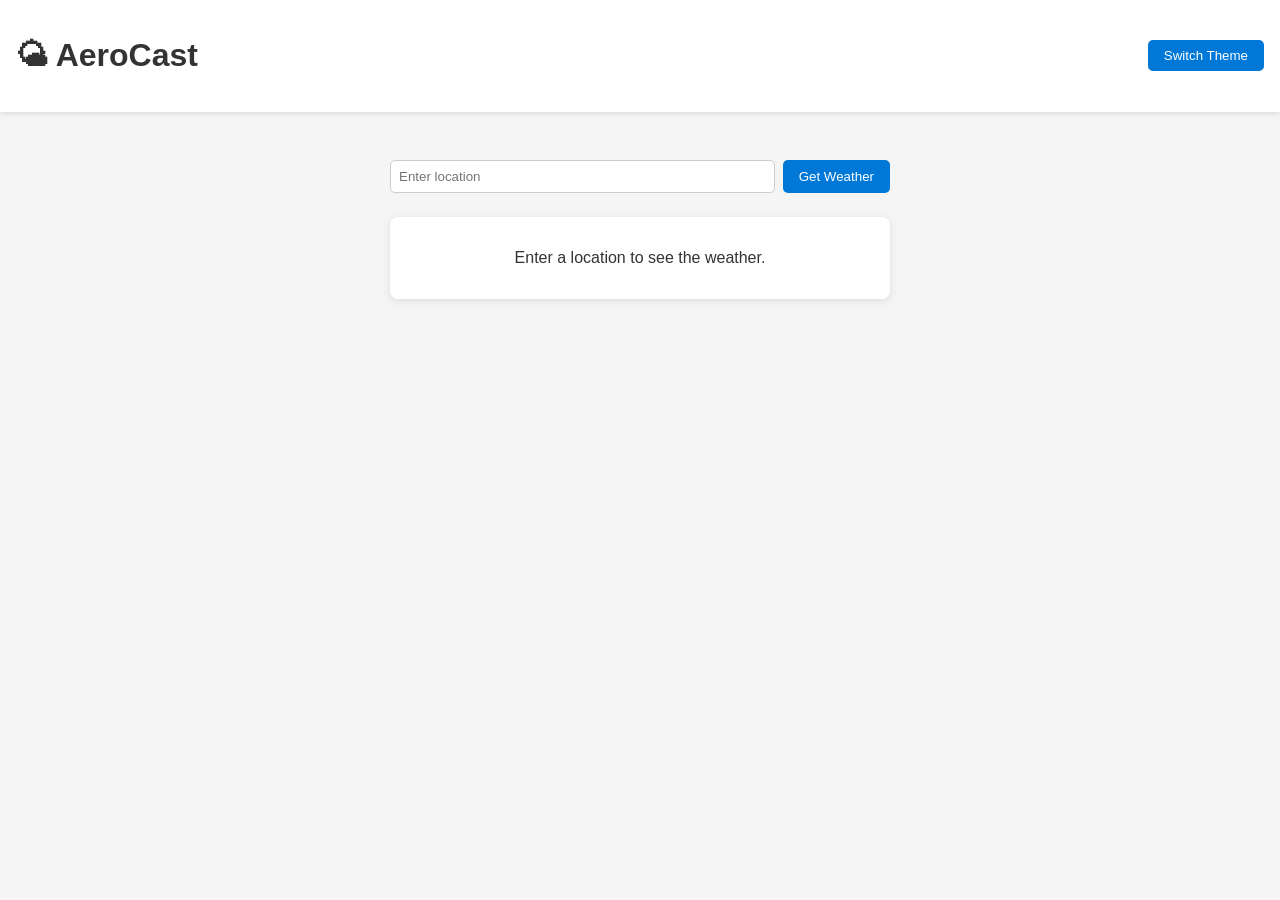
<file: aerocast/index.html>
<!DOCTYPE html>
<html lang="en">
<head>
    <meta charset="UTF-8">
    <meta name="viewport" content="width=device-width, initial-scale=1.0">
    <title>Weather App</title>
    <link rel="stylesheet" href="style.css">
    <link rel="shortcut icon" href="favicon.ico" type="image/x-icon">
</head>
<body>
    <div class="app">
        <header>
            <h1>🌤 AeroCast</h1>
            <button id="theme-toggle">Switch Theme</button>
        </header>

        <main>
            <form id="weather-form">
                <input type="text" id="location-input" placeholder="Enter location" required>
                <button type="submit">Get Weather</button>
            </form>

            <div id="weather-result" class="card">
                <p>Enter a location to see the weather.</p>
            </div>
        </main>
    </div>





    <g xmlns="http://www.w3.org/2000/svg"><circle cx="50" cy="50" r="17.8"></circle><path d="M50,78.9c16,0,28.9-13,28.9-28.9c0-8.9-4-17.1-10.9-22.6l-5.3,6.7c4.9,3.9,7.7,9.7,7.7,15.9c0,11.2-9.1,20.4-20.4,20.4   c-11.2,0-20.4-9.1-20.4-20.4S38.8,29.6,50,29.6c0.9,0,1.8,0.1,2.7,0.2l1.1-8.5c-1.3-0.2-2.6-0.3-3.9-0.3c-16,0-28.9,13-28.9,28.9   C21.1,66,34,78.9,50,78.9z"></path><path d="M50,82.1c-7.3,0-14.1-2.4-19.8-6.9l-5.3,6.7c7.2,5.7,15.9,8.7,25.1,8.7c15.2,0,29-8.4,36-21.8l-7.5-3.9   C72.9,75.5,62,82.1,50,82.1z"></path><path d="M46.4,18.1c1.2-0.1,2.4-0.2,3.6-0.2c17.7,0,32.1,14.4,32.1,32.1h8.5C90.6,27.6,72.4,9.4,50,9.4c-1.5,0-3,0.1-4.5,0.2   C24.9,11.9,9.4,29.3,9.4,50c0,4.4,0.7,8.7,2.1,12.8l8.1-2.7c-1.1-3.3-1.6-6.7-1.6-10.2C17.9,33.6,30.2,19.9,46.4,18.1z"></path></g>

    <script src="script.js"></script>
</body>
</html>
</file>
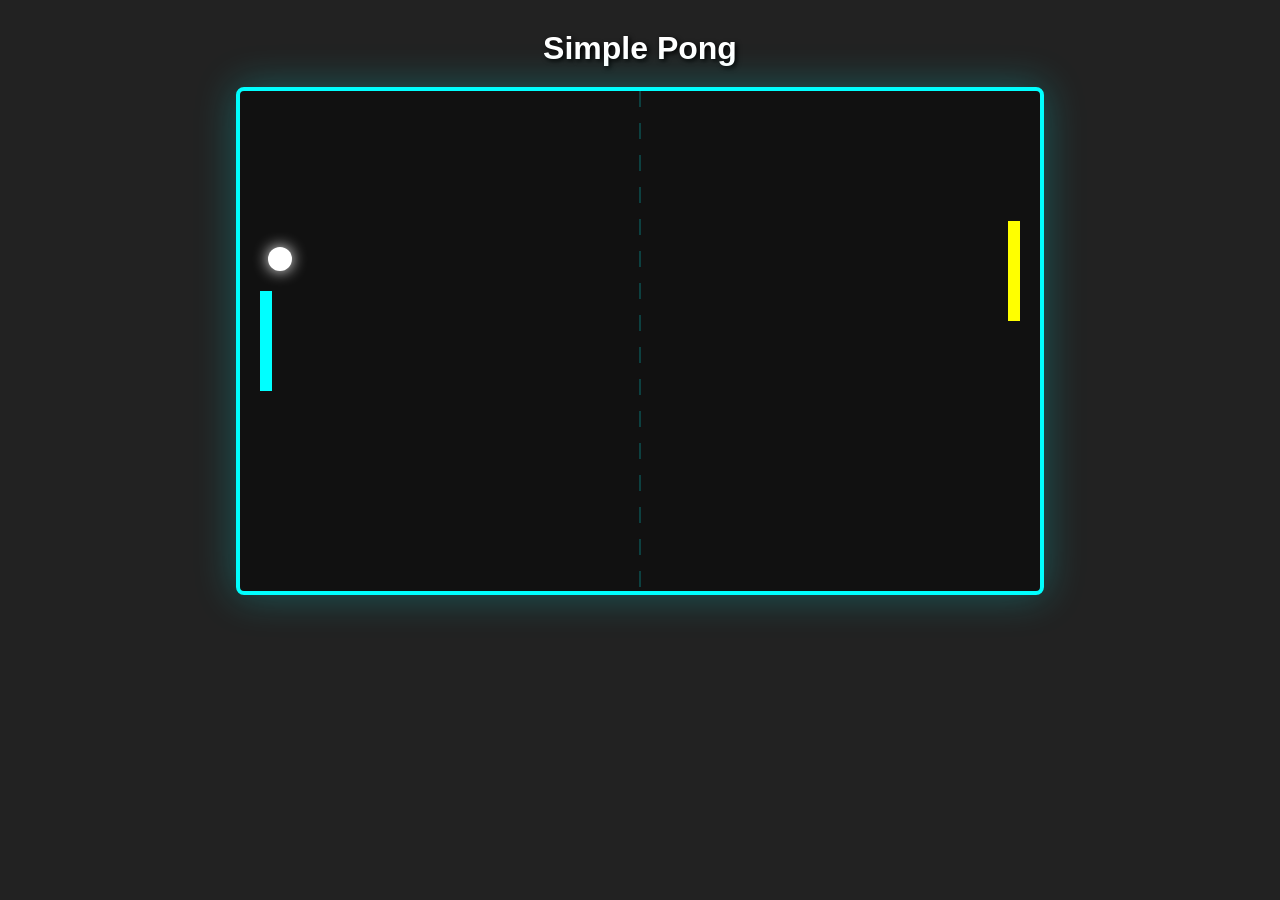
<file: ping-pong-game/index.html>
<!DOCTYPE html>
<html lang="en">
<head>
    <meta charset="UTF-8">
    <title>Pong Game</title>
    <link rel="stylesheet" href="style.css">
</head>
<body>
    <h1>Simple Pong</h1>
    <canvas id="pongCanvas" width="800" height="500"></canvas>
    <script src="game.js"></script>
</body>
</html>
</file>
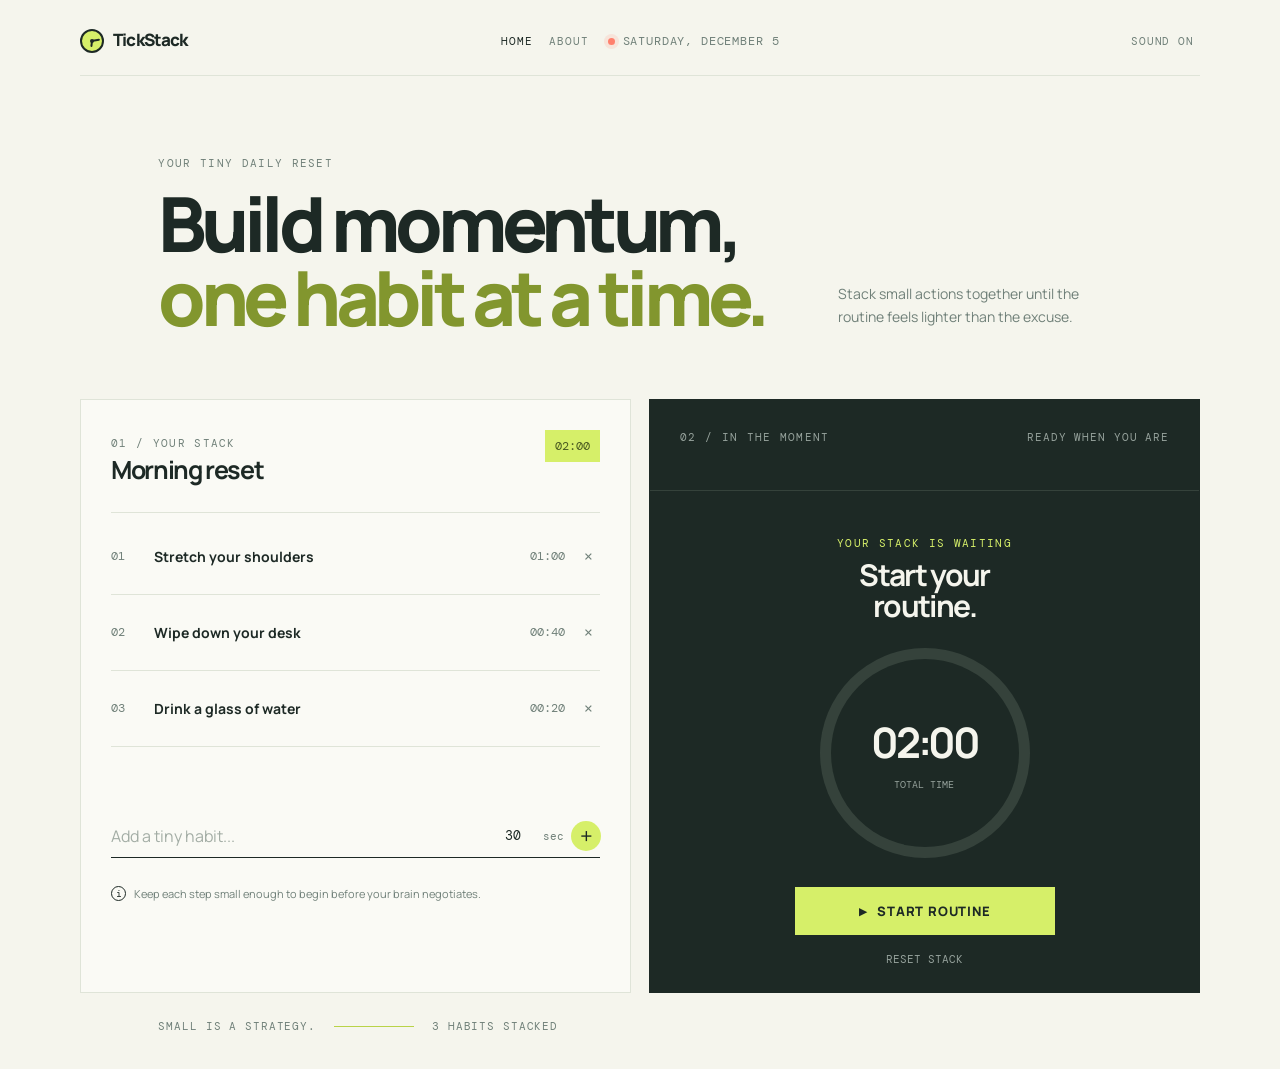
<file: tickstack/index.html>
<!doctype html>
<html lang="en">
<head>
  <meta charset="UTF-8">
  <meta name="viewport" content="width=device-width, initial-scale=1.0">
  <title>TickStack | Habit Stack Timer</title>
  <link rel="icon" type="image/svg+xml" href="favicon.svg">
  <link rel="preconnect" href="https://fonts.googleapis.com">
  <link rel="preconnect" href="https://fonts.gstatic.com" crossorigin>
  <link href="https://fonts.googleapis.com/css2?family=DM+Mono:wght@400;500&family=Manrope:wght@400;500;600;700;800&display=swap" rel="stylesheet">
  <link rel="stylesheet" href="styles.css">
</head>
<body>
  <main class="app-shell">
    <header class="topbar">
      <a class="brand" href="index.html" aria-label="TickStack home"><span class="brand-mark" title="India Standard Time" aria-label="India Standard Time" role="img"><span class="clock-hand clock-hand-hour" id="clockHourHand"></span><span class="clock-hand clock-hand-minute" id="clockMinuteHand"></span></span> TickStack</a>
      <nav class="main-nav" aria-label="Main navigation">
        <a href="index.html" class="nav-link active">Home</a>
        <a href="about.html" class="nav-link">About</a>
      </nav>
      <div class="topbar-meta"><span class="live-dot"></span><span id="todayLabel">Tuesday, September 1</span></div>
      <button class="icon-button" id="soundToggle" type="button" aria-label="Toggle sound" title="Toggle sound">Sound on</button>
    </header>

    <section class="intro" aria-labelledby="pageTitle">
      <div>
        <p class="eyebrow">Your tiny daily reset</p>
        <h1 id="pageTitle">Build momentum,<br><em>one habit at a time.</em></h1>
      </div>
      <p class="intro-copy">Stack small actions together until the routine feels lighter than the excuse.</p>
    </section>

    <section class="workspace" aria-label="Habit routine workspace">
      <div class="routine-panel panel">
        <div class="panel-heading">
          <div>
            <span class="section-kicker">01 / Your stack</span>
            <h2>Morning reset</h2>
          </div>
          <span class="duration-badge" id="totalDuration">02:00</span>
        </div>
        <div class="habit-list" id="habitList" aria-live="polite"></div>
        <form class="add-habit" id="habitForm">
          <label for="habitName" class="sr-only">Habit name</label>
          <input id="habitName" type="text" maxlength="32" placeholder="Add a tiny habit..." autocomplete="off" required>
          <label for="habitSeconds" class="sr-only">Duration in seconds</label>
          <input id="habitSeconds" type="number" min="5" max="600" value="30" aria-label="Duration in seconds">
          <span class="seconds-label">sec</span>
          <button class="add-button" type="submit" aria-label="Add habit">+</button>
        </form>
        <p class="tip"><span>i</span> Keep each step small enough to begin before your brain negotiates.</p>
      </div>

      <div class="timer-panel panel" id="timerPanel">
        <div class="timer-topline"><span class="section-kicker">02 / In the moment</span><span id="stepCount">Ready when you are</span></div>
        <div class="timer-content">
          <p class="up-next" id="timerStatus">Your stack is waiting</p>
          <h2 id="activeHabit">Start your<br>routine.</h2>
          <div class="timer-ring" id="timerRing" style="--progress: 0deg">
            <div class="timer-center"><span id="timerValue">02:00</span><small id="timerUnit">total time</small></div>
          </div>
          <button class="start-button" id="startButton" type="button"><span class="play-icon">▶</span><span id="startLabel">Start routine</span></button>
          <button class="reset-button" id="resetButton" type="button">Reset stack</button>
        </div>
        <div class="completion-message" id="completionMessage" hidden><strong>Stack complete.</strong> You showed up for yourself.</div>
      </div>
    </section>

    <footer class="footer"><span>Small is a strategy.</span><span class="footer-line"></span><span id="habitCount">3 habits stacked</span></footer>
  </main>
  <script src="script.js"></script>
</body>
</html>
</file>
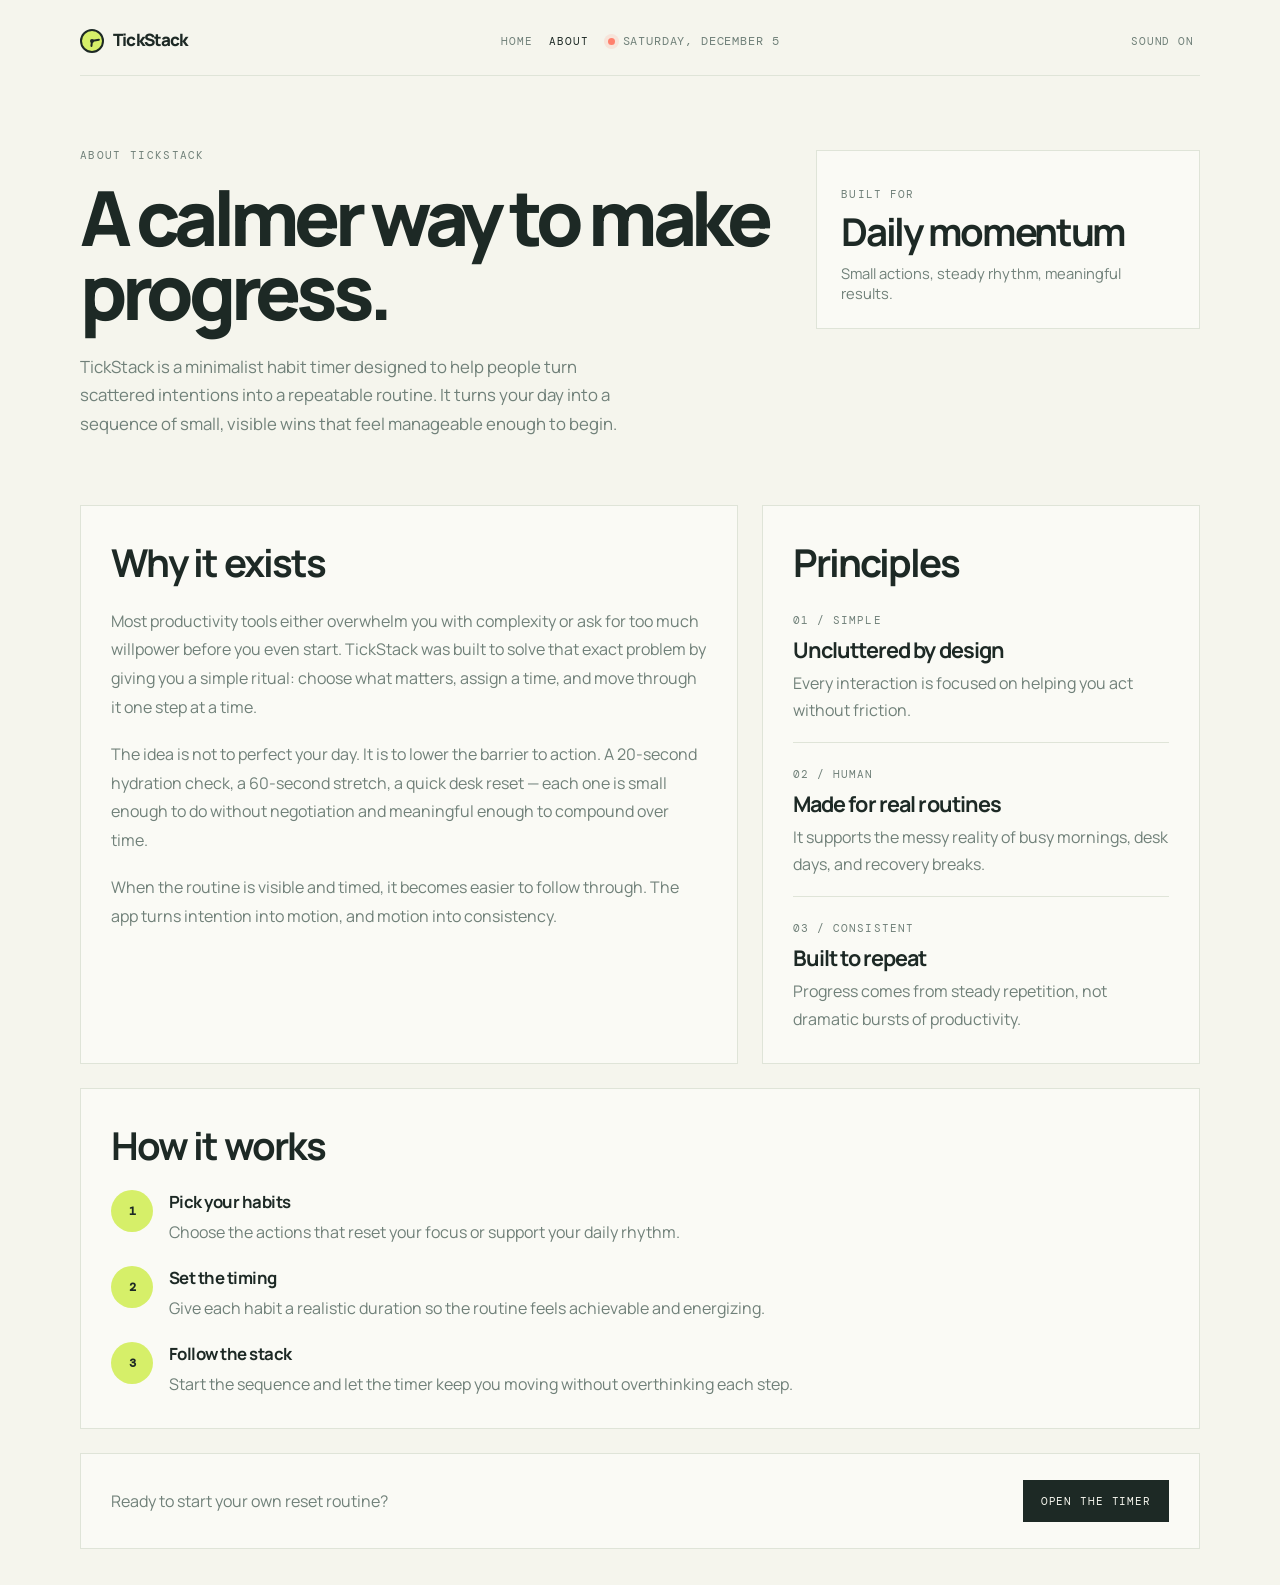
<file: tickstack/about.html>
<!doctype html>
<html lang="en">
<head>
  <meta charset="UTF-8">
  <meta name="viewport" content="width=device-width, initial-scale=1.0">
  <title>About | TickStack</title>
  <link rel="icon" type="image/svg+xml" href="favicon.svg">
  <link rel="preconnect" href="https://fonts.googleapis.com">
  <link rel="preconnect" href="https://fonts.gstatic.com" crossorigin>
  <link href="https://fonts.googleapis.com/css2?family=DM+Mono:wght@400;500&family=Manrope:wght@400;500;600;700;800&display=swap" rel="stylesheet">
  <link rel="stylesheet" href="styles.css">
</head>
<body class="about-page">
  <main class="app-shell">
    <header class="topbar">
      <a class="brand" href="index.html" aria-label="TickStack home"><span class="brand-mark" title="India Standard Time" aria-label="India Standard Time" role="img"><span class="clock-hand clock-hand-hour" id="clockHourHand"></span><span class="clock-hand clock-hand-minute" id="clockMinuteHand"></span></span> TickStack</a>
      <nav class="main-nav" aria-label="Main navigation">
        <a href="index.html" class="nav-link">Home</a>
        <a href="about.html" class="nav-link active">About</a>
      </nav>
      <div class="topbar-meta"><span class="live-dot"></span><span id="todayLabel">Tuesday, September 1</span></div>
      <button class="icon-button" id="soundToggle" type="button" aria-label="Toggle sound" title="Toggle sound">Sound on</button>
    </header>

    <section class="page-intro" aria-labelledby="aboutTitle">
      <div class="page-intro-grid">
        <div>
          <p class="eyebrow">About TickStack</p>
          <h1 id="aboutTitle">A calmer way to make progress.</h1>
        </div>
        <div class="hero-card">
          <span class="mini-label">Built for</span>
          <strong>Daily momentum</strong>
          <span>Small actions, steady rhythm, meaningful results.</span>
        </div>
      </div>
      <p class="lead">TickStack is a minimalist habit timer designed to help people turn scattered intentions into a repeatable routine. It turns your day into a sequence of small, visible wins that feel manageable enough to begin.</p>
    </section>

    <section class="content-grid">
      <article class="story-card">
        <h2>Why it exists</h2>
        <p>Most productivity tools either overwhelm you with complexity or ask for too much willpower before you even start. TickStack was built to solve that exact problem by giving you a simple ritual: choose what matters, assign a time, and move through it one step at a time.</p>
        <p>The idea is not to perfect your day. It is to lower the barrier to action. A 20-second hydration check, a 60-second stretch, a quick desk reset — each one is small enough to do without negotiation and meaningful enough to compound over time.</p>
        <p>When the routine is visible and timed, it becomes easier to follow through. The app turns intention into motion, and motion into consistency.</p>
      </article>

      <aside class="values-card" aria-labelledby="valuesTitle">
        <h2 id="valuesTitle">Principles</h2>
        <div class="value-list">
          <div class="value-item">
            <span>01 / Simple</span>
            <strong>Uncluttered by design</strong>
            <p>Every interaction is focused on helping you act without friction.</p>
          </div>
          <div class="value-item">
            <span>02 / Human</span>
            <strong>Made for real routines</strong>
            <p>It supports the messy reality of busy mornings, desk days, and recovery breaks.</p>
          </div>
          <div class="value-item">
            <span>03 / Consistent</span>
            <strong>Built to repeat</strong>
            <p>Progress comes from steady repetition, not dramatic bursts of productivity.</p>
          </div>
        </div>
      </aside>
    </section>

    <section class="steps-card" aria-labelledby="howTitle">
      <h2 id="howTitle">How it works</h2>
      <div class="steps">
        <div class="step">
          <div class="step-number">1</div>
          <div>
            <h3>Pick your habits</h3>
            <p>Choose the actions that reset your focus or support your daily rhythm.</p>
          </div>
        </div>
        <div class="step">
          <div class="step-number">2</div>
          <div>
            <h3>Set the timing</h3>
            <p>Give each habit a realistic duration so the routine feels achievable and energizing.</p>
          </div>
        </div>
        <div class="step">
          <div class="step-number">3</div>
          <div>
            <h3>Follow the stack</h3>
            <p>Start the sequence and let the timer keep you moving without overthinking each step.</p>
          </div>
        </div>
      </div>
    </section>

    <section class="cta-card" aria-label="Call to action">
      <p>Ready to start your own reset routine?</p>
      <a class="cta-link" href="index.html">Open the timer</a>
    </section>
  </main>

  <script src="script.js"></script>
</body>
</html>
</file>
<file: aerocast/style.css>
:root {
    --bg-color: #f5f5f5;
    --text-color: #333;
    --card-bg: white;
}

[data-theme="dark"] {
    --bg-color: #1e1e1e;
    --text-color: #f5f5f5;
    --card-bg: #2c2c2c;
}

body {
    margin: 0;
    font-family: Arial, sans-serif;
    background: var(--bg-color);
    color: var(--text-color);
    transition: background 0.3s, color 0.3s;
}

header {
    display: flex;
    justify-content: space-between;
    align-items: center;
    padding: 1rem;
    background: var(--card-bg);
    box-shadow: 0 2px 5px rgba(0,0,0,0.1);
}

button {
    padding: 0.5rem 1rem;
    border: none;
    cursor: pointer;
    background: #0078d7;
    color: white;
    border-radius: 5px;
}

button:hover {
    background: #005fa3;
}

main {
    max-width: 500px;
    margin: 2rem auto;
    padding: 1rem;
}

form {
    display: flex;
    gap: 0.5rem;
}

input {
    flex: 1;
    padding: 0.5rem;
    border: 1px solid #ccc;
    border-radius: 5px;
}

.card {
    margin-top: 1.5rem;
    padding: 1rem;
    background: var(--card-bg);
    border-radius: 8px;
    box-shadow: 0 2px 10px rgba(0,0,0,0.1);
    text-align: center;
}
</file>
<file: ping-pong-game/style.css>
body {
    background: #222;
    display: flex;
    flex-direction: column;
    align-items: center;
    color: #fff;
    font-family: sans-serif;
    margin: 0;
    height: 100vh;
}

h1 {
    margin-top: 30px;
    margin-bottom: 10px;
    font-size: 2rem;
    text-shadow: 2px 2px 5px #000;
}

#pongCanvas {
    background: #111;
    display: block;
    border: 4px solid #0ff;
    border-radius: 8px;
    margin-top: 10px;
    box-shadow: 0 0 40px #0ff4;
}
</file>
<file: tickstack/styles.css>
:root {
  --ink: #1d2925;
  --muted: #708079;
  --paper: #f5f5ed;
  --surface: #fcfcf7;
  --lime: #d6ef69;
  --lime-dark: #b9d348;
  --coral: #ff806d;
  --line: #dfe4d8;
  --mono: "DM Mono", monospace;
  --sans: "Manrope", sans-serif;
}

* { box-sizing: border-box; }
body { margin: 0; min-width: 320px; color: var(--ink); background: var(--paper); font-family: var(--sans); }
body::before { content: ""; position: fixed; inset: 0; pointer-events: none; opacity: .4; background-image: radial-gradient(#c9d0be 0.7px, transparent .7px); background-size: 18px 18px; mask-image: linear-gradient(to bottom, black, transparent 80%); }
button, input { font: inherit; }
button { cursor: pointer; }
.app-shell { width: min(1120px, calc(100% - 48px)); margin: 0 auto; padding: 28px 0 36px; }
.topbar { display: grid; grid-template-columns: 1fr auto auto 1fr; align-items: center; gap: 18px; border-bottom: 1px solid var(--line); padding-bottom: 22px; }
.brand { color: var(--ink); font-size: 17px; font-weight: 800; letter-spacing: -.05em; text-decoration: none; }
.brand-mark { position: relative; display: inline-block; width: 24px; height: 24px; margin-right: 7px; vertical-align: -7px; background: var(--lime); border: 2px solid var(--ink); border-radius: 50%; }
.brand-mark::after { content: ""; position: absolute; top: 50%; left: 50%; width: 4px; height: 4px; transform: translate(-50%, -50%); border-radius: 50%; background: var(--ink); }
.clock-hand { position: absolute; bottom: 50%; left: calc(50% - 1px); width: 2px; border-radius: 2px; background: var(--ink); transform-origin: bottom center; }
.clock-hand-hour { height: 6px; transform: rotate(30deg); }
.clock-hand-minute { height: 8px; transform: rotate(150deg); }
.main-nav { display: flex; justify-content: center; gap: 16px; }
.nav-link { color: var(--muted); text-decoration: none; font: 11px var(--mono); text-transform: uppercase; letter-spacing: .1em; transition: color .2s ease; }
.nav-link:hover, .nav-link.active { color: var(--ink); }
.topbar-meta { color: var(--muted); font: 12px var(--mono); text-transform: uppercase; letter-spacing: .07em; }
.live-dot { display: inline-block; width: 7px; height: 7px; margin-right: 8px; background: var(--coral); border-radius: 50%; box-shadow: 0 0 0 4px rgba(255,128,109,.15); }
.icon-button { justify-self: end; color: var(--muted); border: 0; background: transparent; font: 11px var(--mono); text-transform: uppercase; letter-spacing: .08em; }
.intro { display: flex; justify-content: space-between; align-items: end; gap: 32px; padding: 80px 7% 64px; }
.eyebrow, .section-kicker, .up-next { margin: 0 0 16px; color: var(--muted); font: 11px var(--mono); letter-spacing: .12em; text-transform: uppercase; }
h1 { margin: 0; font-size: clamp(42px, 6vw, 76px); line-height: .98; letter-spacing: -.07em; font-weight: 800; }
h1 em { color: #82962e; font-style: normal; }
.intro-copy { width: 245px; margin: 0 4% 7px 0; color: var(--muted); font-size: 14px; line-height: 1.6; }
.workspace { display: grid; grid-template-columns: 1fr 1fr; gap: 18px; }
.panel { min-height: 560px; border: 1px solid var(--line); background: rgba(252,252,247,.82); }
.routine-panel { padding: 30px; }
.panel-heading { display: flex; justify-content: space-between; align-items: start; padding-bottom: 25px; border-bottom: 1px solid var(--line); }
h2 { margin: 0; font-size: 25px; letter-spacing: -.055em; }
.duration-badge { padding: 8px 10px; background: var(--lime); color: #4b5b21; font: 12px var(--mono); }
.habit-list { min-height: 280px; padding: 6px 0 10px; }
.habit-row { display: grid; grid-template-columns: 31px 1fr auto 23px; align-items: center; gap: 12px; min-height: 76px; border-bottom: 1px solid var(--line); animation: rise .35s both; }
.habit-number { color: var(--muted); font: 12px var(--mono); }
.habit-name { font-size: 14px; font-weight: 700; }
.habit-time { color: var(--muted); font: 12px var(--mono); }
.delete-habit { width: 22px; height: 22px; padding: 0; color: var(--muted); border: 0; background: transparent; font-size: 18px; line-height: 1; }
.delete-habit:hover { color: var(--coral); }
.add-habit { display: grid; grid-template-columns: 1fr 43px auto 36px; align-items: center; margin-top: 22px; border-bottom: 1px solid var(--ink); }
.add-habit input { min-width: 0; padding: 10px 0; border: 0; outline: 0; background: transparent; color: var(--ink); }
.add-habit input::placeholder { color: #a3ada5; }
#habitSeconds { text-align: right; font: 13px var(--mono); }
.seconds-label { padding-left: 7px; color: var(--muted); font: 11px var(--mono); }
.add-button { width: 30px; height: 30px; margin-left: 7px; color: var(--ink); border: 0; border-radius: 50%; background: var(--lime); font-size: 22px; line-height: 1; }
.tip { display: flex; gap: 8px; margin: 28px 0 0; color: var(--muted); font-size: 11px; line-height: 1.5; }
.tip span { display: grid; flex: 0 0 15px; place-items: center; width: 15px; height: 15px; color: var(--ink); border: 1px solid var(--ink); border-radius: 50%; font: 10px var(--mono); }
.timer-panel { position: relative; display: flex; flex-direction: column; overflow: hidden; background: var(--ink); color: var(--paper); border-color: var(--ink); }
.timer-topline { display: flex; justify-content: space-between; padding: 30px; color: #95a19b; border-bottom: 1px solid #35423b; font: 11px var(--mono); text-transform: uppercase; letter-spacing: .08em; }
.timer-topline .section-kicker { color: #95a19b; }
.timer-content { display: flex; flex: 1; flex-direction: column; align-items: center; padding: 45px 30px 25px; text-align: center; }
.timer-content .up-next { margin-bottom: 10px; color: var(--lime); }
.timer-content h2 { min-height: 58px; font-size: 30px; line-height: 1.02; }
.timer-ring { display: grid; place-items: center; width: 210px; height: 210px; margin: 27px 0 29px; border-radius: 50%; background: conic-gradient(var(--lime) var(--progress), #35423b 0); transition: background .35s linear; }
.timer-ring::before { content: ""; position: absolute; width: 188px; height: 188px; border-radius: 50%; background: var(--ink); }
.timer-center { position: relative; z-index: 1; }
.timer-center span { display: block; font-size: 42px; font-weight: 700; letter-spacing: -.08em; }
.timer-center small { color: #95a19b; font: 10px var(--mono); text-transform: uppercase; }
.start-button { display: flex; align-items: center; justify-content: center; gap: 10px; width: min(260px, 100%); padding: 15px 20px; color: var(--ink); border: 0; background: var(--lime); font-size: 13px; font-weight: 800; text-transform: uppercase; letter-spacing: .06em; }
.start-button:hover { background: #e3f782; }
.play-icon { font-size: 10px; }
.reset-button { margin-top: 16px; color: #95a19b; border: 0; background: transparent; font: 11px var(--mono); text-transform: uppercase; }
.reset-button:hover { color: var(--paper); }
.completion-message { padding: 15px 30px; color: var(--ink); background: var(--lime); font-size: 12px; text-align: center; }
.completion-message strong { margin-right: 5px; }
.footer { display: flex; align-items: center; gap: 18px; padding: 26px 7% 0; color: var(--muted); font: 11px var(--mono); text-transform: uppercase; letter-spacing: .08em; }
.footer-line { width: 80px; height: 1px; background: var(--lime-dark); }
.sr-only { position: absolute; width: 1px; height: 1px; padding: 0; overflow: hidden; clip: rect(0,0,0,0); white-space: nowrap; border: 0; }

.about-page .page-intro { padding: 72px 0 48px; }
.about-page .page-intro-grid { display: grid; grid-template-columns: 1.3fr .7fr; align-items: end; gap: 24px; }
.about-page .eyebrow { margin-bottom: 18px; }
.about-page h1 { margin: 0; }
.about-page .lead { margin: 24px 0 0; color: var(--muted); font-size: 1.05rem; line-height: 1.7; max-width: 560px; }
.about-page .hero-card { padding: 24px; border: 1px solid var(--line); background: rgba(252,252,247,.85); }
.about-page .hero-card .mini-label { display: inline-block; margin-bottom: 12px; color: var(--muted); font: 11px var(--mono); text-transform: uppercase; letter-spacing: .1em; }
.about-page .hero-card strong { display: block; font-size: clamp(28px, 3vw, 46px); letter-spacing: -.06em; line-height: 1; }
.about-page .hero-card span { display: inline-block; margin-top: 12px; color: var(--muted); font-size: .92rem; }
.about-page .content-grid { display: grid; grid-template-columns: 1.2fr .8fr; gap: 24px; margin-top: 18px; }
.about-page .story-card, .about-page .values-card, .about-page .steps-card, .about-page .cta-card { border: 1px solid var(--line); background: rgba(252,252,247,.82); }
.about-page .story-card { padding: 30px; }
.about-page .story-card h2, .about-page .values-card h2, .about-page .steps-card h2 { margin: 0 0 18px; font-size: clamp(26px, 3vw, 40px); letter-spacing: -.05em; }
.about-page .story-card p { margin: 0 0 18px; color: var(--muted); line-height: 1.8; }
.about-page .story-card p:last-child { margin-bottom: 0; }
.about-page .values-card { padding: 30px; }
.about-page .value-list { display: grid; gap: 18px; }
.about-page .value-item { padding-bottom: 18px; border-bottom: 1px solid var(--line); }
.about-page .value-item:last-child { padding-bottom: 0; border-bottom: 0; }
.about-page .value-item span { display: inline-block; margin-bottom: 8px; color: var(--muted); font: 11px var(--mono); text-transform: uppercase; letter-spacing: .1em; }
.about-page .value-item strong { display: block; margin-bottom: 6px; font-size: 1.35rem; letter-spacing: -.04em; }
.about-page .value-item p { margin: 0; color: var(--muted); line-height: 1.7; }
.about-page .steps-card { padding: 30px; margin-top: 24px; }
.about-page .steps { display: grid; gap: 20px; margin-top: 18px; }
.about-page .step { display: grid; grid-template-columns: 42px 1fr; gap: 16px; align-items: start; }
.about-page .step-number { display: grid; place-items: center; width: 42px; height: 42px; background: var(--lime); border-radius: 50%; font: 12px var(--mono); font-weight: 700; }
.about-page .step h3 { margin: 0 0 6px; font-size: 1.05rem; letter-spacing: -.03em; }
.about-page .step p { margin: 0; color: var(--muted); line-height: 1.7; }
.about-page .cta-card { display: flex; align-items: center; justify-content: space-between; gap: 18px; padding: 26px 30px; margin-top: 24px; }
.about-page .cta-card p { margin: 0; color: var(--muted); }
.about-page .cta-link { display: inline-flex; align-items: center; justify-content: center; padding: 14px 18px; background: var(--ink); color: var(--paper); text-decoration: none; text-transform: uppercase; letter-spacing: .08em; font: 11px var(--mono); }
.about-page .cta-link:hover { background: #27302d; }
@keyframes rise { from { opacity: 0; transform: translateY(8px); } to { opacity: 1; transform: translateY(0); } }
@media (max-width: 760px) { .app-shell { width: min(100% - 28px, 560px); padding-top: 18px; } .topbar { grid-template-columns: 1fr auto; align-items: center; } .main-nav { grid-column: 1 / -1; justify-self: start; } .topbar-meta { display: none; } .intro { display: block; padding: 55px 0 40px; } .intro-copy { width: auto; margin-top: 22px; } .workspace { grid-template-columns: 1fr; } .panel { min-height: auto; } .routine-panel { padding: 22px; } .timer-panel { min-height: 520px; } .timer-topline { padding: 22px; } .timer-content { padding: 38px 22px 22px; } .footer { padding: 22px 0 0; } .about-page .page-intro, .about-page .content-grid { display: block; } .about-page .page-intro-grid { grid-template-columns: 1fr; } .about-page .hero-card, .about-page .story-card, .about-page .values-card, .about-page .steps-card { padding: 22px; } .about-page .story-card, .about-page .values-card { margin-bottom: 16px; } .about-page .cta-card { display: block; } .about-page .cta-link { margin-top: 16px; width: 100%; } }
@media (prefers-reduced-motion: reduce) { *, *::before, *::after { animation-duration: .01ms !important; transition-duration: .01ms !important; } }
</file>
